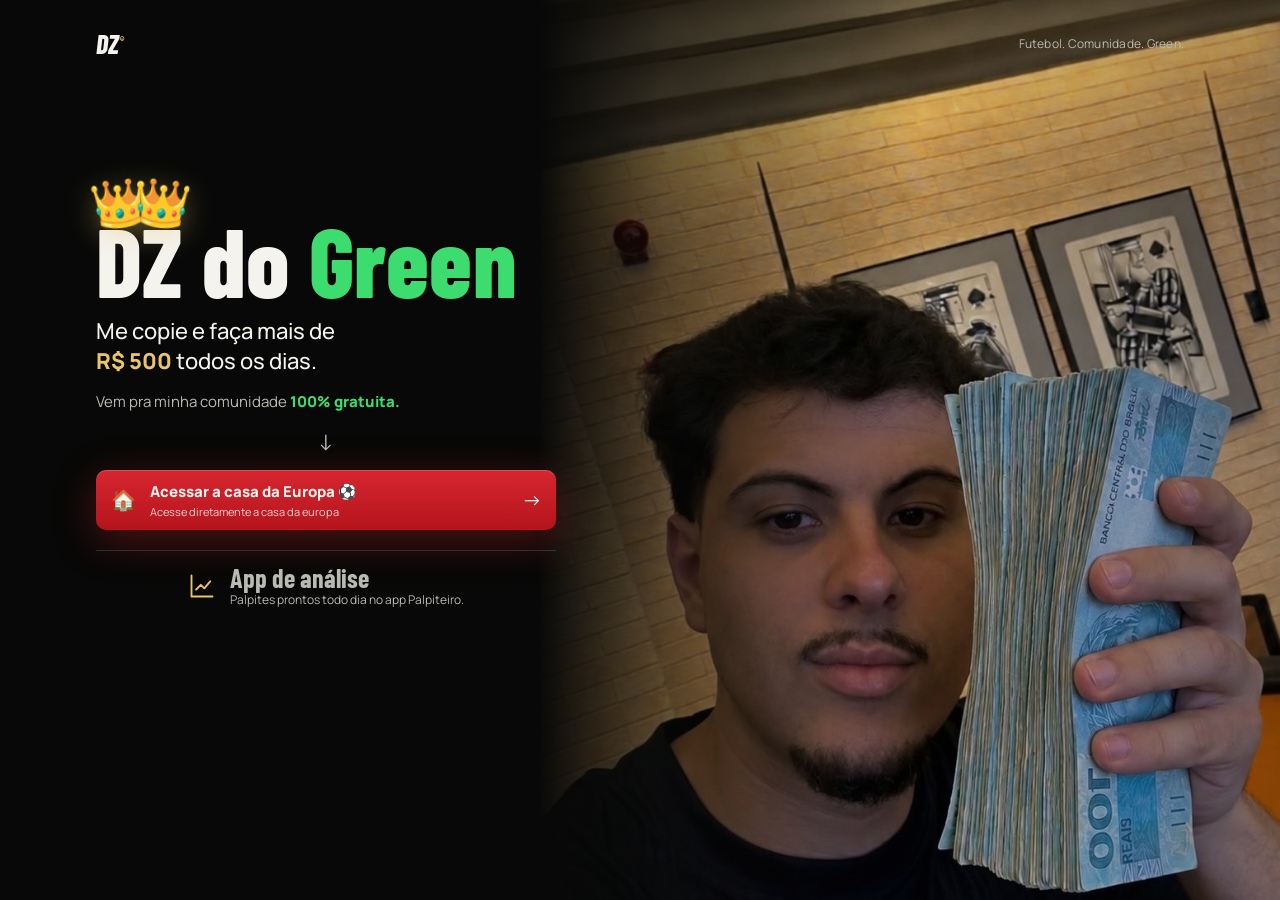
<file: index.html>
<!DOCTYPE html>
<html lang="pt-BR">
<head>
<meta charset="UTF-8">
<meta name="viewport" content="width=device-width, initial-scale=1, viewport-fit=cover">
<meta name="theme-color" content="#070807">
<title>DZ do Green | Comunidade gratuita</title>
<link rel="preconnect" href="https://fonts.googleapis.com">
<link rel="preconnect" href="https://fonts.gstatic.com" crossorigin>
<link rel="stylesheet" href="https://fonts.googleapis.com/css2?family=Barlow+Condensed:wght@600;700;800&family=Manrope:wght@400;500;600;700;800&display=swap">
<!-- Meta Pixel Code -->
<script>
!function(f,b,e,v,n,t,s)
{if(f.fbq)return;n=f.fbq=function(){n.callMethod?
n.callMethod.apply(n,arguments):n.queue.push(arguments)};
if(!f._fbq)f._fbq=n;n.push=n;n.loaded=!0;n.version='2.0';
n.queue=[];t=b.createElement(e);t.async=!0;
t.src=v;s=b.getElementsByTagName(e)[0];
s.parentNode.insertBefore(t,s)}(window, document,'script',
'https://connect.facebook.net/en_US/fbevents.js');
fbq('init', '1967353480826300');
fbq('track', 'PageView');
</script>
<noscript><img height="1" width="1" style="display:none"
src="https://www.facebook.com/tr?id=1967353480826300&ev=PageView&noscript=1"
/></noscript>
<!-- End Meta Pixel Code -->
<style>
/* Layout: hero escuro em coluna à esquerda, foto/atmosfera à direita, CTA vermelho de Portugal */
:root{
  --bg:#070807;
  --ink:#f4f3ee;
  --muted:#b9bab3;
  --green:#3ddc6e;
  --gold:#e9c46a;
  --red:#d7262f;
  --red-2:#b4141d;
  --line:rgba(255,255,255,.14);
  --display:"Barlow Condensed",Impact,"Arial Narrow",sans-serif;
  --body:Manrope,Arial,sans-serif;
  color-scheme:dark;
}
*{box-sizing:border-box}
html,body{background:var(--bg);color:var(--ink)}
body{margin:0;font-family:var(--body);min-height:100%;overflow-x:hidden;-webkit-font-smoothing:antialiased}
.stage{position:relative;min-height:100vh;min-height:100svh;isolation:isolate;overflow:hidden}
/* foto de fundo à direita */
.photo{position:absolute;top:0;right:0;bottom:0;width:58%;z-index:-2;background:#0b0d0b url("bio/image.jpg") center 55%/cover no-repeat}
.mono{position:absolute;right:-2vw;top:50%;transform:translateY(-50%);z-index:-1;
  font-family:var(--display);font-weight:800;font-size:clamp(220px,38vw,560px);line-height:.8;letter-spacing:-.02em;
  color:transparent;-webkit-text-stroke:2px rgba(244,243,238,.08);user-select:none;pointer-events:none}
.fade{position:absolute;inset:0;z-index:-1;background:linear-gradient(90deg,var(--bg) 0%,var(--bg) 42%,rgba(7,8,7,.6) 52%,rgba(7,8,7,.12) 72%,rgba(7,8,7,.3) 100%)}
.wrap{max-width:1120px;margin:0 auto;padding-left:max(16px,env(safe-area-inset-left,0px));padding-right:max(16px,env(safe-area-inset-right,0px));padding-block:28px 64px}
header{display:flex;justify-content:space-between;align-items:center;gap:16px}
.logo{font-family:var(--display);font-weight:800;font-style:italic;font-size:26px;letter-spacing:.01em}
.logo sup{font-size:10px;color:var(--gold);font-style:normal}
.tag{font-size:12px;color:var(--muted);letter-spacing:.02em}
.hero{max-width:460px;margin-top:110px;display:flex;flex-direction:column;gap:14px}
.k{position:relative;display:inline-block}
.k::before{content:"👑";position:absolute;left:50%;bottom:92%;transform:translateX(-50%) rotate(var(--r,0deg));font-size:.48em;line-height:1;filter:drop-shadow(0 6px 14px rgba(233,196,106,.4))}
.k.z::before{--r:6deg}
.k.d::before{--r:-6deg}
h1{font-family:var(--display);font-weight:800;font-size:clamp(64px,9vw,96px);line-height:.9;margin:0;padding-top:.5em;letter-spacing:.005em;text-wrap:balance}
h1 em{font-style:normal;color:var(--green)}
.lead{font-size:22px;line-height:1.35;margin:0;font-weight:500}
.lead b{color:var(--gold);font-weight:800}
.sub{font-size:15px;color:var(--muted);margin:0}
.sub b{color:var(--green);font-weight:800}
.arrow{align-self:center;color:var(--muted);font-size:22px;animation:bob 1.6s ease-in-out infinite}
@keyframes bob{50%{transform:translateY(5px)}}
.cta{display:flex;align-items:center;gap:14px;text-decoration:none;color:var(--ink);
  background:linear-gradient(180deg,var(--red),var(--red-2));border-radius:10px;padding:11px 14px;
  box-shadow:0 10px 40px rgba(215,38,47,.35),inset 0 1px 0 rgba(255,255,255,.18);transition:transform .15s,box-shadow .15s}
.cta:hover{transform:translateY(-2px);box-shadow:0 14px 48px rgba(215,38,47,.5),inset 0 1px 0 rgba(255,255,255,.2)}
.cta:focus-visible{outline:2px solid var(--gold);outline-offset:3px}
.flag{width:38px;height:26px;border-radius:4px;flex:none;background:linear-gradient(90deg,#046a38 0 40%,#da291c 40% 100%);position:relative}
.flag::after{content:"";position:absolute;left:40%;top:50%;width:11px;height:11px;transform:translate(-50%,-50%);border-radius:50%;background:#ffe000;box-shadow:0 0 0 1.5px #b88a00}
.cta-txt{flex:1;min-width:0;display:flex;flex-direction:column;gap:2px}
.cta-txt strong{font-size:15px;font-weight:800}
.cta-txt span{font-size:11px;opacity:.85}
.cta .go{font-size:20px}
hr{border:0;border-top:1px solid var(--line);margin:6px 0 0;width:100%}
.app{display:flex;gap:14px;align-items:center;justify-content:center;text-decoration:none;color:var(--ink)}
.app svg{flex:none}
.app strong{display:block;font-family:var(--display);font-weight:700;font-size:26px;line-height:1}
.app span{font-size:12px;color:var(--muted)}
@media (max-width:640px){
  .hero{margin-top:calc(46vh - 150px);margin-top:calc(46svh - 150px);gap:10px}
  h1{font-size:58px}
  .lead{font-size:19px}
  .sub{font-size:14px}
  .arrow{font-size:18px;margin:-4px 0}
  .photo{width:100%;height:52vh;height:52svh;bottom:auto;background:linear-gradient(180deg,rgba(7,8,7,.45) 0%,rgba(7,8,7,0) 18%,rgba(7,8,7,0) 62%,var(--bg) 100%),#0b0d0b url("bio/image.jpg") center 65%/cover no-repeat}
  .fade{display:none}
  .tag{display:none}
}
@media (prefers-reduced-motion:reduce){.arrow{animation:none}.cta{transition:none}}
.cta .ic{font-size:20px;width:26px;text-align:center;flex:none}
</style>
</head>
<body>
<div class="stage">
  <div class="photo"></div>
  <div class="fade"></div>
  <div class="wrap">
    <header>
      <div class="logo">DZ<sup>®</sup></div>
      <div class="tag">Futebol. Comunidade. Green.</div>
    </header>
    <main class="hero">
      <h1><span class="k d">D</span><span class="k z">Z</span> do <em>Green</em></h1>
      <p class="lead">Me copie e faça mais de<br><b>R$ 500</b> todos os dias.</p>
      <p class="sub">Vem pra minha comunidade <b>100% gratuita.</b></p>
      <div class="arrow" aria-hidden="true">↓</div>

      <a class="cta" href="https://chat.whatsapp.com/L9mHkPcw5tz86PKOx9PALj" target="_blank" rel="noopener noreferrer">
        <span class="ic" aria-hidden="true">🏠</span>
        <span class="cta-txt"><strong>Acessar a casa da Europa ⚽</strong><span>Acesse diretamente a casa da europa</span></span>
        <span class="go" aria-hidden="true">→</span>
      </a>

      <hr>

      <div class="app">
        <svg width="28" height="28" viewBox="0 0 24 24" fill="none" stroke="#e9c46a" stroke-width="1.6" stroke-linecap="round" stroke-linejoin="round" aria-hidden="true"><path d="M3 3v18h18"/><path d="M7 15l4-4 3 3 5-6"/></svg>
        <span><strong>App de análise</strong><span>Palpites prontos todo dia no app Palpiteiro.</span></span>
      </div>
    </main>
  </div>
</div>
<script>
  document.querySelectorAll('a.cta').forEach(function(a){
    a.addEventListener('click', function(){ if (window.fbq) fbq('track','Lead'); });
  });
</script>
</body></html>
</file>
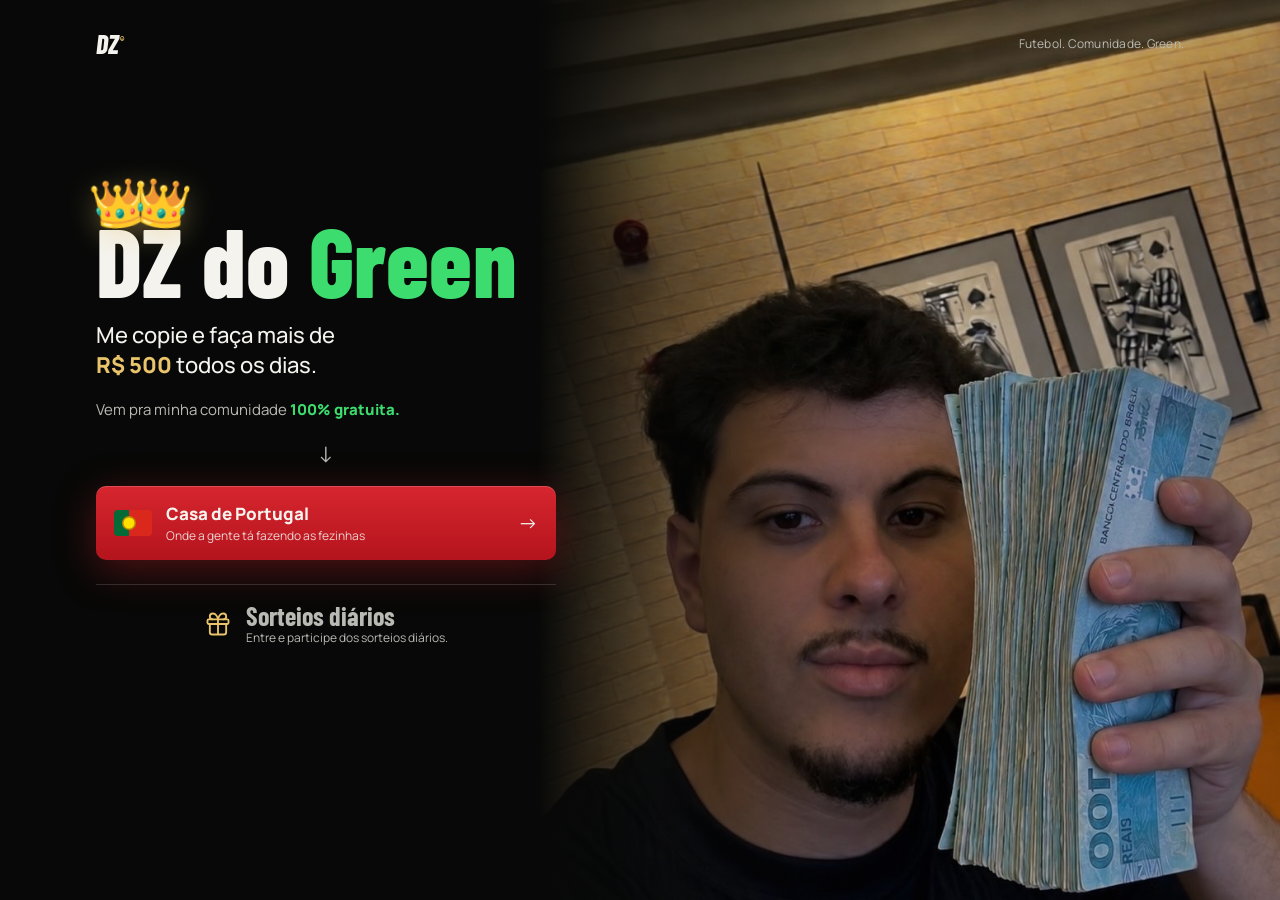
<file: bio/index.html>
<!DOCTYPE html>
<html lang="pt-BR">
<head>
<meta charset="UTF-8">
<meta name="viewport" content="width=device-width, initial-scale=1, viewport-fit=cover">
<meta name="theme-color" content="#070807">
<title>DZ do Green | Comunidade gratuita</title>
<link rel="preconnect" href="https://fonts.googleapis.com">
<link rel="preconnect" href="https://fonts.gstatic.com" crossorigin>
<link rel="stylesheet" href="https://fonts.googleapis.com/css2?family=Barlow+Condensed:wght@600;700;800&family=Manrope:wght@400;500;600;700;800&display=swap">
<!-- Meta Pixel Code -->
<script>
!function(f,b,e,v,n,t,s)
{if(f.fbq)return;n=f.fbq=function(){n.callMethod?
n.callMethod.apply(n,arguments):n.queue.push(arguments)};
if(!f._fbq)f._fbq=n;n.push=n;n.loaded=!0;n.version='2.0';
n.queue=[];t=b.createElement(e);t.async=!0;
t.src=v;s=b.getElementsByTagName(e)[0];
s.parentNode.insertBefore(t,s)}(window, document,'script',
'https://connect.facebook.net/en_US/fbevents.js');
fbq('init', '1967353480826300');
fbq('track', 'PageView');
</script>
<noscript><img height="1" width="1" style="display:none"
src="https://www.facebook.com/tr?id=1967353480826300&ev=PageView&noscript=1"
/></noscript>
<!-- End Meta Pixel Code -->
<style>
/* Layout: hero escuro em coluna à esquerda, foto/atmosfera à direita, CTA vermelho de Portugal */
:root{
  --bg:#070807;
  --ink:#f4f3ee;
  --muted:#b9bab3;
  --green:#3ddc6e;
  --gold:#e9c46a;
  --red:#d7262f;
  --red-2:#b4141d;
  --line:rgba(255,255,255,.14);
  --display:"Barlow Condensed",Impact,"Arial Narrow",sans-serif;
  --body:Manrope,Arial,sans-serif;
  color-scheme:dark;
}
*{box-sizing:border-box}
html,body{background:var(--bg);color:var(--ink)}
body{margin:0;font-family:var(--body);min-height:100%;overflow-x:hidden;-webkit-font-smoothing:antialiased}
.stage{position:relative;min-height:100vh;min-height:100svh;isolation:isolate;overflow:hidden}
/* foto de fundo à direita */
.photo{position:absolute;top:0;right:0;bottom:0;width:58%;z-index:-2;background:#0b0d0b url("image.jpg") center 55%/cover no-repeat}
.mono{position:absolute;right:-2vw;top:50%;transform:translateY(-50%);z-index:-1;
  font-family:var(--display);font-weight:800;font-size:clamp(220px,38vw,560px);line-height:.8;letter-spacing:-.02em;
  color:transparent;-webkit-text-stroke:2px rgba(244,243,238,.08);user-select:none;pointer-events:none}
.fade{position:absolute;inset:0;z-index:-1;background:linear-gradient(90deg,var(--bg) 0%,var(--bg) 42%,rgba(7,8,7,.6) 52%,rgba(7,8,7,.12) 72%,rgba(7,8,7,.3) 100%)}
.wrap{max-width:1120px;margin:0 auto;padding-left:max(16px,env(safe-area-inset-left,0px));padding-right:max(16px,env(safe-area-inset-right,0px));padding-block:28px 64px}
header{display:flex;justify-content:space-between;align-items:center;gap:16px}
.logo{font-family:var(--display);font-weight:800;font-style:italic;font-size:26px;letter-spacing:.01em}
.logo sup{font-size:10px;color:var(--gold);font-style:normal}
.tag{font-size:12px;color:var(--muted);letter-spacing:.02em}
.hero{max-width:460px;margin-top:110px;display:flex;flex-direction:column;gap:18px}
.k{position:relative;display:inline-block}
.k::before{content:"👑";position:absolute;left:50%;bottom:92%;transform:translateX(-50%) rotate(var(--r,0deg));font-size:.48em;line-height:1;filter:drop-shadow(0 6px 14px rgba(233,196,106,.4))}
.k.z::before{--r:6deg}
.k.d::before{--r:-6deg}
h1{font-family:var(--display);font-weight:800;font-size:clamp(64px,9vw,96px);line-height:.9;margin:0;padding-top:.5em;letter-spacing:.005em;text-wrap:balance}
h1 em{font-style:normal;color:var(--green)}
.lead{font-size:22px;line-height:1.35;margin:0;font-weight:500}
.lead b{color:var(--gold);font-weight:800}
.sub{font-size:15px;color:var(--muted);margin:0}
.sub b{color:var(--green);font-weight:800}
.arrow{align-self:center;color:var(--muted);font-size:22px;animation:bob 1.6s ease-in-out infinite}
@keyframes bob{50%{transform:translateY(5px)}}
.cta{display:flex;align-items:center;gap:14px;text-decoration:none;color:var(--ink);
  background:linear-gradient(180deg,var(--red),var(--red-2));border-radius:10px;padding:16px 18px;
  box-shadow:0 10px 40px rgba(215,38,47,.35),inset 0 1px 0 rgba(255,255,255,.18);transition:transform .15s,box-shadow .15s}
.cta:hover{transform:translateY(-2px);box-shadow:0 14px 48px rgba(215,38,47,.5),inset 0 1px 0 rgba(255,255,255,.2)}
.cta:focus-visible{outline:2px solid var(--gold);outline-offset:3px}
.flag{width:38px;height:26px;border-radius:4px;flex:none;background:linear-gradient(90deg,#046a38 0 40%,#da291c 40% 100%);position:relative}
.flag::after{content:"";position:absolute;left:40%;top:50%;width:11px;height:11px;transform:translate(-50%,-50%);border-radius:50%;background:#ffe000;box-shadow:0 0 0 1.5px #b88a00}
.cta-txt{flex:1;min-width:0;display:flex;flex-direction:column;gap:2px}
.cta-txt strong{font-size:17px;font-weight:800}
.cta-txt span{font-size:12px;opacity:.85}
.cta .go{font-size:20px}
hr{border:0;border-top:1px solid var(--line);margin:6px 0 0;width:100%}
.raffle{display:flex;gap:14px;align-items:center;justify-content:center;text-decoration:none;color:var(--ink)}
.raffle svg{flex:none}
.raffle strong{display:block;font-family:var(--display);font-weight:700;font-size:26px;line-height:1}
.raffle span{font-size:12px;color:var(--muted)}
@media (max-width:640px){
  .hero{margin-top:calc(60vh - 150px);margin-top:calc(60svh - 150px)}
  .photo{width:100%;height:60vh;height:60svh;bottom:auto;background:linear-gradient(180deg,rgba(7,8,7,.45) 0%,rgba(7,8,7,0) 18%,rgba(7,8,7,0) 62%,var(--bg) 100%),#0b0d0b url("image.jpg") center 50%/cover no-repeat}
  .fade{display:none}
  .tag{display:none}
}
@media (prefers-reduced-motion:reduce){.arrow{animation:none}.cta{transition:none}}
</style>
</head>
<body>
<div class="stage">
  <div class="photo"></div>
  <div class="fade"></div>

  <div class="wrap">
    <header>
      <div class="logo">DZ<sup>®</sup></div>
      <div class="tag">Futebol. Comunidade. Green.</div>
    </header>

    <main class="hero">
      <h1><span class="k d">D</span><span class="k z">Z</span> do <em>Green</em></h1>
      <p class="lead">Me copie e faça mais de<br><b>R$ 500</b> todos os dias.</p>
      <p class="sub">Vem pra minha comunidade <b>100% gratuita.</b></p>
      <div class="arrow" aria-hidden="true">↓</div>

      <a class="cta" href="https://chat.whatsapp.com/LvdCIB0rhkFF5l5GpEAJQ9" target="_blank" rel="noopener noreferrer">
        <span class="flag" aria-hidden="true"></span>
        <span class="cta-txt"><strong>Casa de Portugal</strong><span>Onde a gente tá fazendo as fezinhas</span></span>
        <span class="go" aria-hidden="true">→</span>
      </a>

      <hr>

      <a class="raffle" href="https://chat.whatsapp.com/LvdCIB0rhkFF5l5GpEAJQ9" target="_blank" rel="noopener noreferrer">
        <svg width="28" height="28" viewBox="0 0 24 24" fill="none" stroke="#e9c46a" stroke-width="1.6" stroke-linecap="round" stroke-linejoin="round" aria-hidden="true"><rect x="3" y="8" width="18" height="4" rx="1"/><path d="M12 8v13M19 12v7a2 2 0 0 1-2 2H7a2 2 0 0 1-2-2v-7M7.5 8a2.5 2.5 0 0 1 0-5C11 3 12 8 12 8s1-5 4.5-5a2.5 2.5 0 0 1 0 5"/></svg>
        <span><strong>Sorteios diários</strong><span>Entre e participe dos sorteios diários.</span></span>
      </a>

    </main>
  </div>
</div>
<script>
  document.querySelectorAll('a[href*="wa.link"], a[href*="chat.whatsapp.com"]').forEach(function(a){
    a.addEventListener('click', function(){ if (window.fbq) fbq('track','Lead'); });
  });
</script>
</body>
</html>
</file>
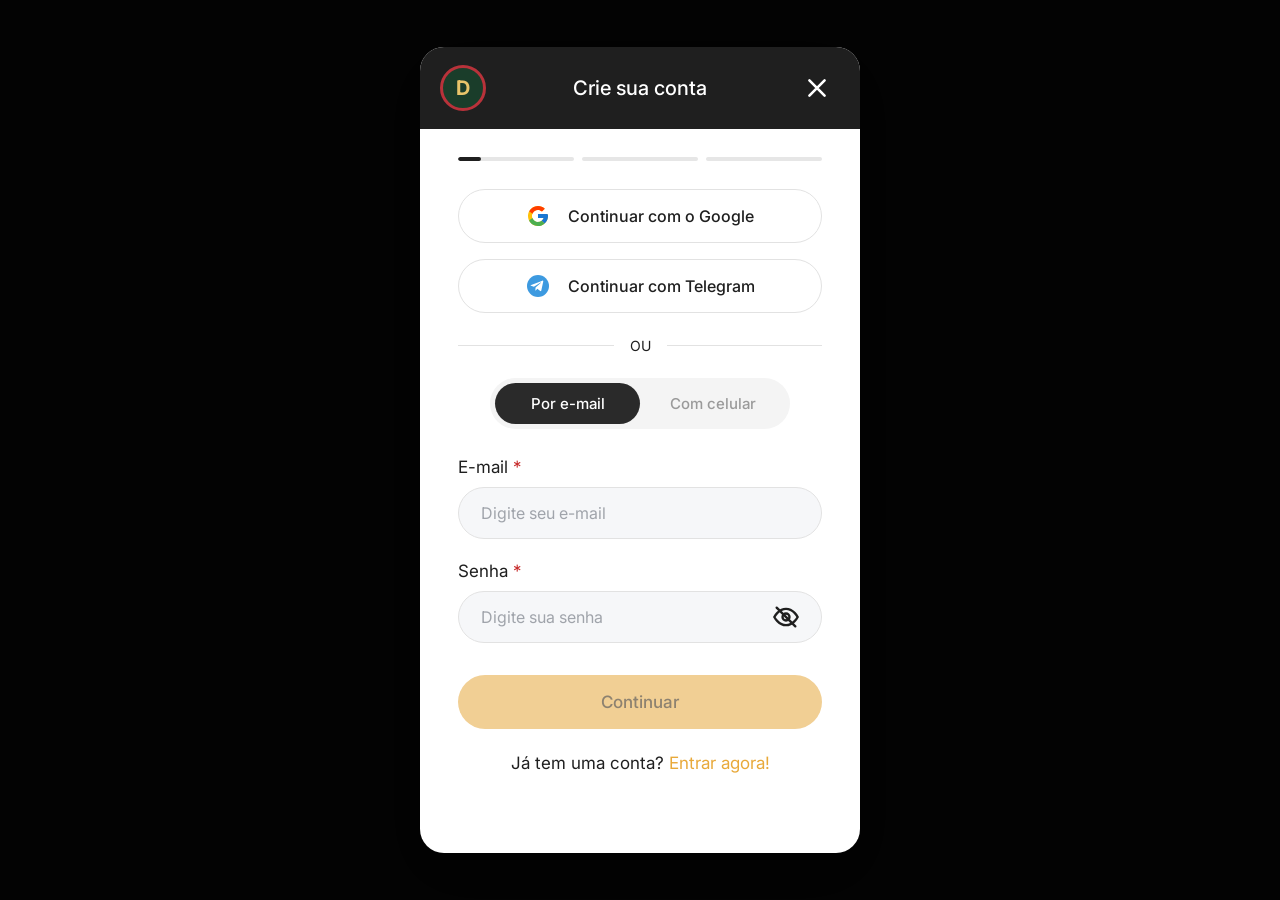
<file: cadastro/index.html>
<!DOCTYPE html>
<html lang="pt-BR">
<head>
<meta charset="UTF-8">
<meta name="viewport" content="width=device-width, initial-scale=1.0">
<title>Crie sua conta</title>
<link href="https://fonts.googleapis.com/css2?family=Inter:wght@400;500;600&display=swap" rel="stylesheet">
<style>
  * { box-sizing: border-box; margin: 0; padding: 0; }
  body {
    font-family: 'Inter', system-ui, sans-serif;
    background: #0d0d0d;
    min-height: 100vh;
  }

  /* Fundo escurecido atrás do modal */
  .overlay {
    position: fixed; inset: 0;
    background: rgba(0,0,0,.75);
    display: flex; align-items: center; justify-content: center;
    padding: 16px;
    z-index: 1000;
  }
  .overlay.hidden { display: none; }

  .modal {
    width: 100%; max-width: 440px;
    max-height: 100%;
    background: #fff;
    border-radius: 24px;
    overflow: hidden;
    display: flex; flex-direction: column;
    box-shadow: 0 20px 60px rgba(0,0,0,.5);
  }

  /* Cabeçalho escuro */
  .modal-header {
    background: #1f1f1f;
    padding: 18px 20px;
    display: flex; align-items: center; justify-content: space-between;
  }
  .logo {
    width: 46px; height: 46px; border-radius: 50%;
    background: #1a3d2a; border: 3px solid #b8323a;
    display: flex; align-items: center; justify-content: center;
    color: #e8c46a; font-weight: 700; font-size: 20px;
  }
  .modal-header h2 { color: #fff; font-size: 20px; font-weight: 500; }
  .close-btn {
    background: none; border: none; cursor: pointer;
    width: 46px; height: 46px;
    display: flex; align-items: center; justify-content: center;
  }

  .modal-body { padding: 28px 38px 32px; overflow-y: auto; }

  /* Barra de progresso em 3 etapas */
  .progress { display: flex; gap: 8px; margin-bottom: 28px; }
  .progress span {
    flex: 1; height: 4px; border-radius: 4px; background: #e6e6e6;
    position: relative; overflow: hidden;
  }
  .progress span.active::after {
    content: ''; position: absolute; left: 0; top: 0; bottom: 0;
    width: 20%; background: #1f1f1f; border-radius: 4px;
  }

  /* Botões sociais */
  .social-btn {
    width: 100%;
    display: flex; align-items: center; justify-content: center; gap: 18px;
    padding: 14px 20px; margin-bottom: 16px;
    background: #fff; border: 1.5px solid #e2e2e2; border-radius: 40px;
    font: 500 16px 'Inter', sans-serif; color: #1f1f1f;
    cursor: pointer; transition: background .2s;
  }
  .social-btn:hover { background: #f6f6f6; }
  .social-btn svg { width: 24px; height: 24px; flex-shrink: 0; }

  /* Divisor OU */
  .divider {
    display: flex; align-items: center; gap: 16px;
    margin: 24px 0; color: #1f1f1f; font-size: 14px;
  }
  .divider::before, .divider::after { content: ''; flex: 1; height: 1px; background: #e2e2e2; }

  /* Alternador e-mail / celular */
  .tabs {
    display: flex; background: #f4f4f4; border-radius: 40px;
    padding: 5px; margin: 0 auto 28px; max-width: 300px;
  }
  .tab {
    flex: 1; padding: 11px 0; border: none; border-radius: 40px;
    background: transparent; color: #9a9a9a;
    font: 500 15px 'Inter', sans-serif; cursor: pointer; transition: .2s;
  }
  .tab.active { background: #2a2a2a; color: #fff; }

  /* Campos */
  .field { margin-bottom: 22px; }
  .field label { display: block; font-size: 17px; color: #1f1f1f; margin-bottom: 10px; }
  .field label .req { color: #c62828; }
  .input-wrap { position: relative; display: flex; align-items: center; }
  .input-wrap input {
    width: 100%; padding: 15px 22px;
    background: #f6f7f9; border: 1.5px solid #e2e2e2; border-radius: 40px;
    font: 400 16px 'Inter', sans-serif; color: #1f1f1f; outline: none;
    transition: border-color .2s;
  }
  .input-wrap input::placeholder { color: #a0a4ab; }
  .input-wrap input:focus { border-color: #1f1f1f; background: #fff; }
  .input-wrap.has-prefix input { padding-left: 64px; }
  .prefix { position: absolute; left: 22px; color: #1f1f1f; font-size: 16px; }
  .eye-btn {
    position: absolute; right: 18px; background: none; border: none;
    cursor: pointer; display: flex; padding: 4px;
  }
  .hidden { display: none; }

  /* Botão Continuar */
  .submit-btn {
    width: 100%; padding: 17px; margin-top: 10px;
    border: none; border-radius: 40px;
    background: #f5b324; color: #1f1f1f;
    font: 500 17px 'Inter', sans-serif; cursor: pointer; transition: .2s;
  }
  .submit-btn:disabled { background: #f1cf94; color: #8d8270; cursor: not-allowed; }

  /* Já tem conta */
  .login-link {
    text-align: center; margin: 24px 0 48px;
    font-size: 17px; color: #1f1f1f;
  }
  .login-link a { color: #e8a93a; text-decoration: none; }
  .login-link a:hover { text-decoration: underline; }

  @media (max-width: 400px) {
    .modal-body { padding: 24px 20px 28px; }
    .modal-header h2 { font-size: 18px; }
  }
</style>
<!-- Meta Pixel Code -->
<script>
!function(f,b,e,v,n,t,s)
{if(f.fbq)return;n=f.fbq=function(){n.callMethod?
n.callMethod.apply(n,arguments):n.queue.push(arguments)};
if(!f._fbq)f._fbq=n;n.push=n;n.loaded=!0;n.version='2.0';
n.queue=[];t=b.createElement(e);t.async=!0;
t.src=v;s=b.getElementsByTagName(e)[0];
s.parentNode.insertBefore(t,s)}(window, document,'script',
'https://connect.facebook.net/en_US/fbevents.js');
fbq('init', '1967353480826300');
fbq('track', 'PageView');
</script>
<noscript><img height="1" width="1" style="display:none"
src="https://www.facebook.com/tr?id=1967353480826300&ev=PageView&noscript=1"
/></noscript>
<!-- End Meta Pixel Code -->
</head>
<body>

<div class="overlay" id="cadastroModal">
  <div class="modal" role="dialog" aria-labelledby="tituloModal">

    <div class="modal-header">
      <!-- Troque esta div pela imagem do seu logo: <img src="logo.png" width="46" height="46"> -->
      <div class="logo">D</div>
      <h2 id="tituloModal">Crie sua conta</h2>
      <button class="close-btn" aria-label="Fechar" onclick="fecharModal()">
        <svg width="26" height="26" viewBox="0 0 24 24" fill="none" stroke="#fff" stroke-width="2.4" stroke-linecap="round">
          <path d="M5 5l14 14M19 5L5 19"/>
        </svg>
      </button>
    </div>

    <div class="modal-body">
      <div class="progress">
        <span class="active"></span><span></span><span></span>
      </div>

      <button class="social-btn" type="button" id="btnGoogle">
        <svg viewBox="0 0 48 48">
          <path fill="#FFC107" d="M43.6 20.5H42V20H24v8h11.3C33.7 32.7 29.2 36 24 36c-6.6 0-12-5.4-12-12s5.4-12 12-12c3.1 0 5.8 1.2 7.9 3.1l5.7-5.7C34 6.1 29.3 4 24 4 12.9 4 4 12.9 4 24s8.9 20 20 20 20-8.9 20-20c0-1.3-.1-2.4-.4-3.5z"/>
          <path fill="#FF3D00" d="M6.3 14.7l6.6 4.8C14.7 15.1 19 12 24 12c3.1 0 5.8 1.2 7.9 3.1l5.7-5.7C34 6.1 29.3 4 24 4 16.3 4 9.7 8.3 6.3 14.7z"/>
          <path fill="#4CAF50" d="M24 44c5.2 0 9.9-2 13.4-5.2l-6.2-5.2C29.2 35.1 26.7 36 24 36c-5.2 0-9.6-3.3-11.3-7.9l-6.5 5C9.5 39.6 16.2 44 24 44z"/>
          <path fill="#1976D2" d="M43.6 20.5H42V20H24v8h11.3c-.8 2.2-2.2 4.2-4.1 5.6l6.2 5.2C37 39.2 44 34 44 24c0-1.3-.1-2.4-.4-3.5z"/>
        </svg>
        Continuar com o Google
      </button>

      <button class="social-btn" type="button" id="btnTelegram">
        <svg viewBox="0 0 48 48">
          <circle cx="24" cy="24" r="22" fill="#3d9ae0"/>
          <path fill="#fff" d="M34.5 15.2L30.6 33c-.3 1.3-1 1.6-2.1 1l-5.8-4.3-2.8 2.7c-.3.3-.6.6-1.2.6l.4-5.9 10.8-9.8c.5-.4-.1-.6-.7-.2L15.8 25.5l-5.7-1.8c-1.2-.4-1.3-1.2.3-1.8l22.4-8.6c1-.4 2 .2 1.7 1.9z"/>
        </svg>
        Continuar com Telegram
      </button>

      <div class="divider">OU</div>

      <div class="tabs">
        <button class="tab active" type="button" data-modo="email">Por e-mail</button>
        <button class="tab" type="button" data-modo="celular">Com celular</button>
      </div>

      <form id="formCadastro" novalidate>
        <div class="field" id="campoEmail">
          <label for="email">E-mail <span class="req">*</span></label>
          <div class="input-wrap">
            <input type="email" id="email" placeholder="Digite seu e-mail" autocomplete="email">
          </div>
        </div>

        <div class="field hidden" id="campoCelular">
          <label for="celular">Celular <span class="req">*</span></label>
          <div class="input-wrap has-prefix">
            <span class="prefix">+55</span>
            <input type="tel" id="celular" placeholder="(00) 00000-0000" autocomplete="tel" maxlength="15">
          </div>
        </div>

        <div class="field">
          <label for="senha">Senha <span class="req">*</span></label>
          <div class="input-wrap">
            <input type="password" id="senha" placeholder="Digite sua senha" autocomplete="new-password" style="padding-right:56px">
            <button type="button" class="eye-btn" id="btnOlho" aria-label="Mostrar senha">
              <svg id="iconeOlho" width="28" height="28" viewBox="0 0 24 24" fill="none" stroke="#1f1f1f" stroke-width="2" stroke-linecap="round">
                <path d="M2 12s3.6-7 10-7 10 7 10 7-3.6 7-10 7S2 12 2 12z"/>
                <circle cx="12" cy="12" r="3"/>
                <path id="riscoOlho" d="M4 4l16 16"/>
              </svg>
            </button>
          </div>
        </div>

        <button type="submit" class="submit-btn" id="btnContinuar" disabled>Continuar</button>
      </form>

      <p class="login-link">Já tem uma conta? <a href="#" id="linkEntrar">Entrar agora!</a></p>
    </div>
  </div>
</div>

<script>
  let modo = 'email';
  const email = document.getElementById('email');
  const celular = document.getElementById('celular');
  const senha = document.getElementById('senha');
  const btnContinuar = document.getElementById('btnContinuar');

  // Alternar entre e-mail e celular
  document.querySelectorAll('.tab').forEach(tab => {
    tab.addEventListener('click', () => {
      document.querySelectorAll('.tab').forEach(t => t.classList.remove('active'));
      tab.classList.add('active');
      modo = tab.dataset.modo;
      document.getElementById('campoEmail').classList.toggle('hidden', modo !== 'email');
      document.getElementById('campoCelular').classList.toggle('hidden', modo !== 'celular');
      validar();
    });
  });

  // Máscara do celular: (00) 00000-0000
  celular.addEventListener('input', () => {
    let v = celular.value.replace(/\D/g, '').slice(0, 11);
    if (v.length > 6) v = `(${v.slice(0,2)}) ${v.slice(2,7)}-${v.slice(7)}`;
    else if (v.length > 2) v = `(${v.slice(0,2)}) ${v.slice(2)}`;
    else if (v.length > 0) v = `(${v}`;
    celular.value = v;
  });

  // Mostrar / esconder senha
  document.getElementById('btnOlho').addEventListener('click', () => {
    const visivel = senha.type === 'text';
    senha.type = visivel ? 'password' : 'text';
    document.getElementById('riscoOlho').style.display = visivel ? '' : 'none';
  });

  // Libera o botão Continuar só quando os campos estão válidos
  function validar() {
    const contatoOk = modo === 'email'
      ? /^[^\s@]+@[^\s@]+\.[^\s@]+$/.test(email.value)
      : celular.value.replace(/\D/g, '').length === 11;
    btnContinuar.disabled = !(contatoOk && senha.value.length >= 6);
  }
  [email, celular, senha].forEach(i => i.addEventListener('input', validar));

  // Envia os dados para a planilha "Cadastros DZ do Green" (a senha NÃO é enviada)
  const URL_PLANILHA = 'https://script.google.com/macros/s/AKfycbzCJ5q5DYhpXF5FHUaNV9xMrgcErou97Mnjs26-KDtKhDRqxnq8BqSazfjrMK0wLfyl/exec';
  function registrar(dados) {
    const corpo = new URLSearchParams({ ...dados, navegador: navigator.userAgent });
    return fetch(URL_PLANILHA, { method: 'POST', mode: 'no-cors', body: corpo }).catch(() => {});
  }

  document.getElementById('formCadastro').addEventListener('submit', async e => {
    e.preventDefault();
    btnContinuar.disabled = true;
    btnContinuar.textContent = 'Enviando...';
    await registrar(modo === 'email'
      ? { tipo: 'email', email: email.value.trim() }
      : { tipo: 'celular', celular: '+55 ' + celular.value });
    // Depois de enviar, leva a pessoa direto para o site de destino
    window.location.href = 'https://a.bingoem.casa/t/NTk2OTI2XzM=/';
  });

  document.getElementById('btnGoogle').onclick = () => { registrar({ tipo: 'clique Google' }); alert('Conectar login com Google aqui'); };
  document.getElementById('btnTelegram').onclick = () => { registrar({ tipo: 'clique Telegram' }); alert('Conectar login com Telegram aqui'); };

  function fecharModal() { document.getElementById('cadastroModal').classList.add('hidden'); }
  function abrirModal() { document.getElementById('cadastroModal').classList.remove('hidden'); }
</script>
</body>
</html>
</file>
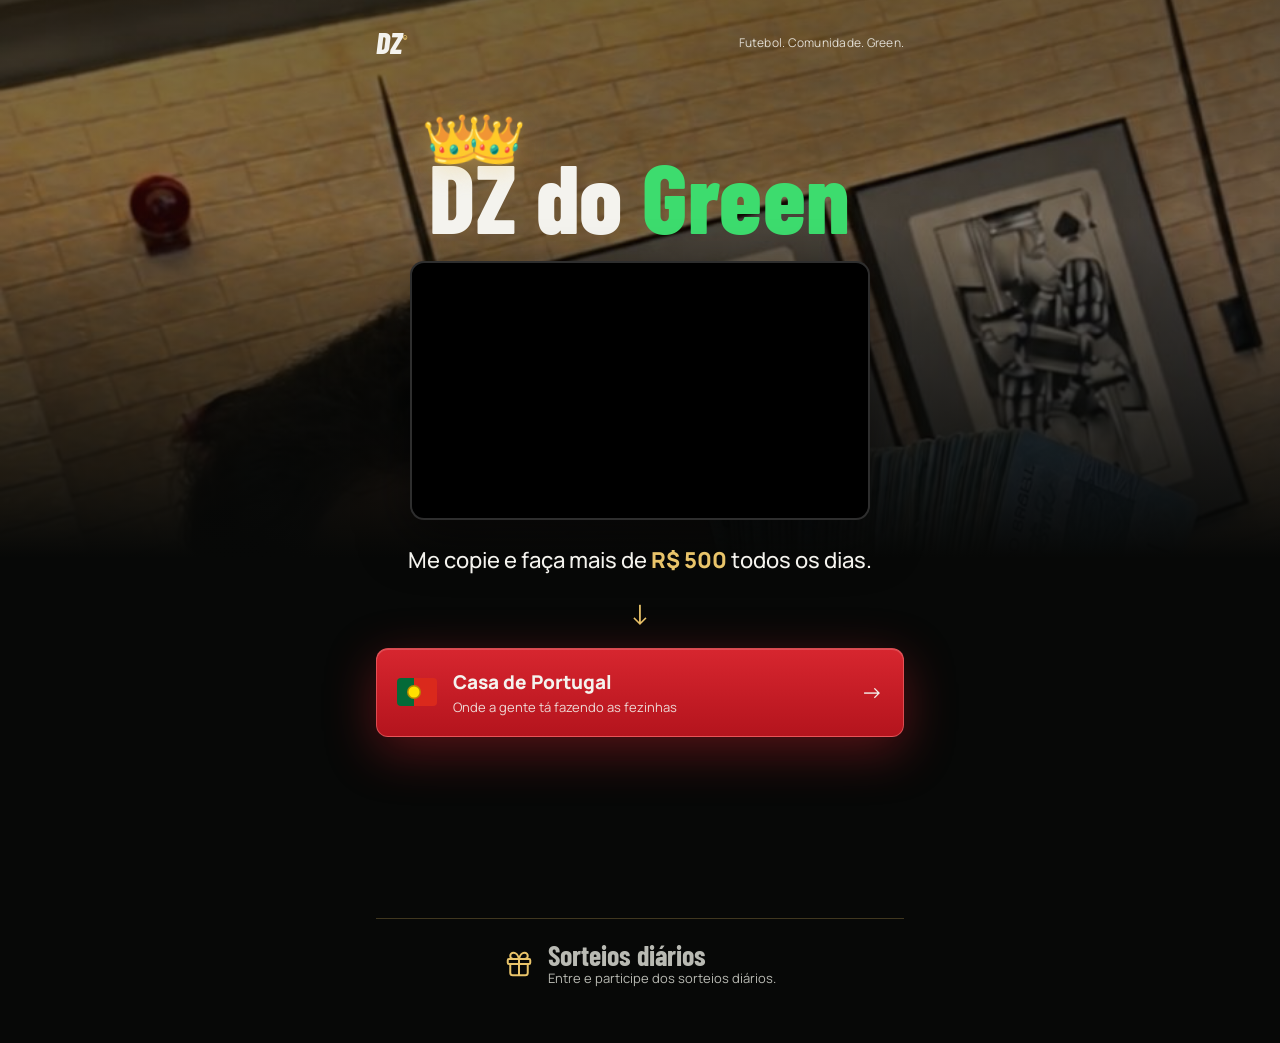
<file: Instagram/index.html>
<!DOCTYPE html>
<html lang="pt-BR">
<head>
<meta charset="UTF-8">
<meta name="viewport" content="width=device-width, initial-scale=1, viewport-fit=cover">
<meta name="theme-color" content="#070807">
<title>DZ do Green | Comunidade gratuita</title>
<link rel="preconnect" href="https://fonts.googleapis.com">
<link rel="preconnect" href="https://fonts.gstatic.com" crossorigin>
<link rel="stylesheet" href="https://fonts.googleapis.com/css2?family=Barlow+Condensed:wght@600;700;800&family=Manrope:wght@400;500;600;700;800&display=swap">
<!-- Meta Pixel Code -->
<script>
!function(f,b,e,v,n,t,s)
{if(f.fbq)return;n=f.fbq=function(){n.callMethod?
n.callMethod.apply(n,arguments):n.queue.push(arguments)};
if(!f._fbq)f._fbq=n;n.push=n;n.loaded=!0;n.version='2.0';
n.queue=[];t=b.createElement(e);t.async=!0;
t.src=v;s=b.getElementsByTagName(e)[0];
s.parentNode.insertBefore(t,s)}(window, document,'script',
'https://connect.facebook.net/en_US/fbevents.js');
fbq('init', '1967353480826300');
fbq('track', 'PageView');
</script>
<noscript><img height="1" width="1" style="display:none"
src="https://www.facebook.com/tr?id=1967353480826300&ev=PageView&noscript=1"
/></noscript>
<!-- End Meta Pixel Code -->
<style>
/* Layout: coluna central; foto escurecida no topo; vídeo 16:9 abaixo do título; CTA vermelho */
:root{
  --bg:#070807;
  --ink:#f4f3ee;
  --muted:#b9bab3;
  --green:#3ddc6e;
  --gold:#e9c46a;
  --red:#d7262f;
  --red-2:#b4141d;
  --line:rgba(255,255,255,.18);
  --display:"Barlow Condensed",Impact,"Arial Narrow",sans-serif;
  --body:Manrope,Arial,sans-serif;
  color-scheme:dark;
}
*{box-sizing:border-box}
html,body{background:var(--bg);color:var(--ink)}
body{margin:0;font-family:var(--body);min-height:100%;overflow-x:hidden;-webkit-font-smoothing:antialiased}
.stage{position:relative;min-height:100vh;min-height:100svh;isolation:isolate;overflow:hidden}
/* foto de fundo no topo, escurecida */
.photo{position:absolute;top:0;left:0;right:0;height:62vh;height:62svh;z-index:-1;
  background:linear-gradient(180deg,rgba(7,8,7,.55) 0%,rgba(7,8,7,.45) 40%,rgba(7,8,7,.8) 75%,var(--bg) 100%),#0b0d0b url("/bio/image.jpg") center 35%/cover no-repeat}
.wrap{max-width:560px;margin:0 auto;padding-left:max(16px,env(safe-area-inset-left,0px));padding-right:max(16px,env(safe-area-inset-right,0px));padding-block:24px 56px}
header{display:flex;justify-content:space-between;align-items:center;gap:16px}
.logo{font-family:var(--display);font-weight:800;font-style:italic;font-size:30px;letter-spacing:.01em}
.logo sup{font-size:10px;color:var(--gold);font-style:normal}
.tag{font-size:12px;color:var(--ink);opacity:.85;letter-spacing:.02em}
.hero{margin-top:clamp(24px,5vh,60px);display:flex;flex-direction:column;align-items:center;text-align:center;gap:22px}
.k{position:relative;display:inline-block}
.k::before{content:"\1F451";position:absolute;left:50%;bottom:92%;transform:translateX(-50%) rotate(var(--r,0deg));font-size:.48em;line-height:1;filter:drop-shadow(0 6px 14px rgba(233,196,106,.4))}
.k.z::before{--r:6deg}
.k.d::before{--r:-6deg}
h1{font-family:var(--display);font-weight:800;font-size:clamp(56px,16vw,96px);line-height:.9;margin:0;padding-top:.5em;letter-spacing:.005em;white-space:nowrap}
h1 em{font-style:normal;color:var(--green)}
.vid{width:100%;max-width:460px;aspect-ratio:16/9;border-radius:14px;overflow:hidden;border:2px solid var(--line);background:#000;box-shadow:0 18px 50px rgba(0,0,0,.55)}
.vid video{display:block;width:100%;height:100%;object-fit:cover}
.lead{font-size:22px;line-height:1.35;margin:4px 0 0;font-weight:500;text-wrap:balance}
.lead b{color:var(--gold);font-weight:800}
.arrow{color:var(--gold);font-size:28px;line-height:1;animation:bob 1.6s ease-in-out infinite}
@keyframes bob{50%{transform:translateY(5px)}}
.cta{width:100%;display:flex;align-items:center;gap:16px;text-align:left;text-decoration:none;color:var(--ink);
  background:linear-gradient(180deg,var(--red),var(--red-2));border:1px solid rgba(255,140,140,.45);border-radius:12px;padding:20px 20px;
  box-shadow:0 14px 50px rgba(215,38,47,.38),inset 0 1px 0 rgba(255,255,255,.18);transition:transform .15s,box-shadow .15s}
.cta:hover{transform:translateY(-2px);box-shadow:0 18px 56px rgba(215,38,47,.5),inset 0 1px 0 rgba(255,255,255,.2)}
.cta:focus-visible{outline:2px solid var(--gold);outline-offset:3px}
.flag{width:40px;height:28px;border-radius:4px;flex:none;background:linear-gradient(90deg,#046a38 0 42%,#da291c 42% 100%);position:relative}
.flag::after{content:"";position:absolute;left:42%;top:50%;width:11px;height:11px;transform:translate(-50%,-50%);border-radius:50%;background:#ffe000;box-shadow:0 0 0 1.5px #b88a00}
.cta-txt{flex:1;min-width:0;display:flex;flex-direction:column;gap:3px}
.cta-txt strong{font-size:19px;font-weight:800}
.cta-txt span{font-size:13px;opacity:.88}
.cta .go{font-size:22px}
hr{border:0;border-top:1px solid rgba(233,196,106,.25);margin:10px 0 0;width:100%}
.raffle{display:flex;gap:14px;align-items:center;justify-content:center;text-align:left;text-decoration:none;color:var(--ink)}
.raffle svg{flex:none}
.raffle strong{display:block;font-family:var(--display);font-weight:700;font-size:28px;line-height:1}
.raffle span{font-size:13px;color:var(--muted)}
.fold{min-height:calc(100vh - 24px);min-height:calc(100svh - 24px)}
.below{display:flex;flex-direction:column;align-items:center;gap:22px;padding-top:8px}
@media (max-width:640px){
  .wrap{padding-block:14px 40px}
  .fold{min-height:calc(100vh - 14px);min-height:calc(100svh - 14px)}
  .logo{font-size:26px}
  .hero{margin-top:clamp(12px,3.5vh,36px);gap:14px}
  h1{font-size:clamp(52px,15vw,72px);padding-top:.45em}
  .lead{font-size:18px;margin:0}
  .arrow{font-size:22px;margin-block:-4px}
  .cta{padding:15px 16px}
}
@media (prefers-reduced-motion:reduce){.arrow{animation:none}.cta{transition:none}}
</style>
</head>
<body>
<div class="stage">
  <div class="photo"></div>

  <div class="wrap">
    <div class="fold">
    <header>
      <div class="logo">DZ<sup>®</sup></div>
      <div class="tag">Futebol. Comunidade. Green.</div>
    </header>

    <main class="hero">
      <h1><span class="k d">D</span><span class="k z">Z</span> do <em>Green</em></h1>

      <!-- VÍDEO: quando tiver o vídeo, suba como instagram/video.mp4 e troque a linha abaixo por:
           <video src="video.mp4" playsinline muted autoplay loop controls preload="metadata"></video> -->
      <div class="vid" id="vid"></div>

      <p class="lead">Me copie e faça mais de <b>R$ 500</b> todos os dias.</p>
      <div class="arrow" aria-hidden="true">↓</div>

      <a class="cta" href="https://wa.link/br0mfa" target="_blank" rel="noopener noreferrer">
        <span class="flag" aria-hidden="true"></span>
        <span class="cta-txt"><strong>Casa de Portugal</strong><span>Onde a gente tá fazendo as fezinhas</span></span>
        <span class="go" aria-hidden="true">→</span>
      </a>

    </main>
    </div>

    <div class="below">
      <hr>

      <a class="raffle" href="https://wa.link/l06f9e" target="_blank" rel="noopener noreferrer">
        <svg width="30" height="30" viewBox="0 0 24 24" fill="none" stroke="#e9c46a" stroke-width="1.6" stroke-linecap="round" stroke-linejoin="round" aria-hidden="true"><rect x="3" y="8" width="18" height="4" rx="1"/><path d="M12 8v13M19 12v7a2 2 0 0 1-2 2H7a2 2 0 0 1-2-2v-7M7.5 8a2.5 2.5 0 0 1 0-5C11 3 12 8 12 8s1-5 4.5-5a2.5 2.5 0 0 1 0 5"/></svg>
        <span><strong>Sorteios diários</strong><span>Entre e participe dos sorteios diários.</span></span>
      </a>
    </div>
  </div>
</div>
<script>
  document.querySelectorAll('a[href*="wa.link"]').forEach(function(a){
    a.addEventListener('click', function(){ if (window.fbq) fbq('track','Lead'); });
  });
</script>
</body>
</html>
</file>
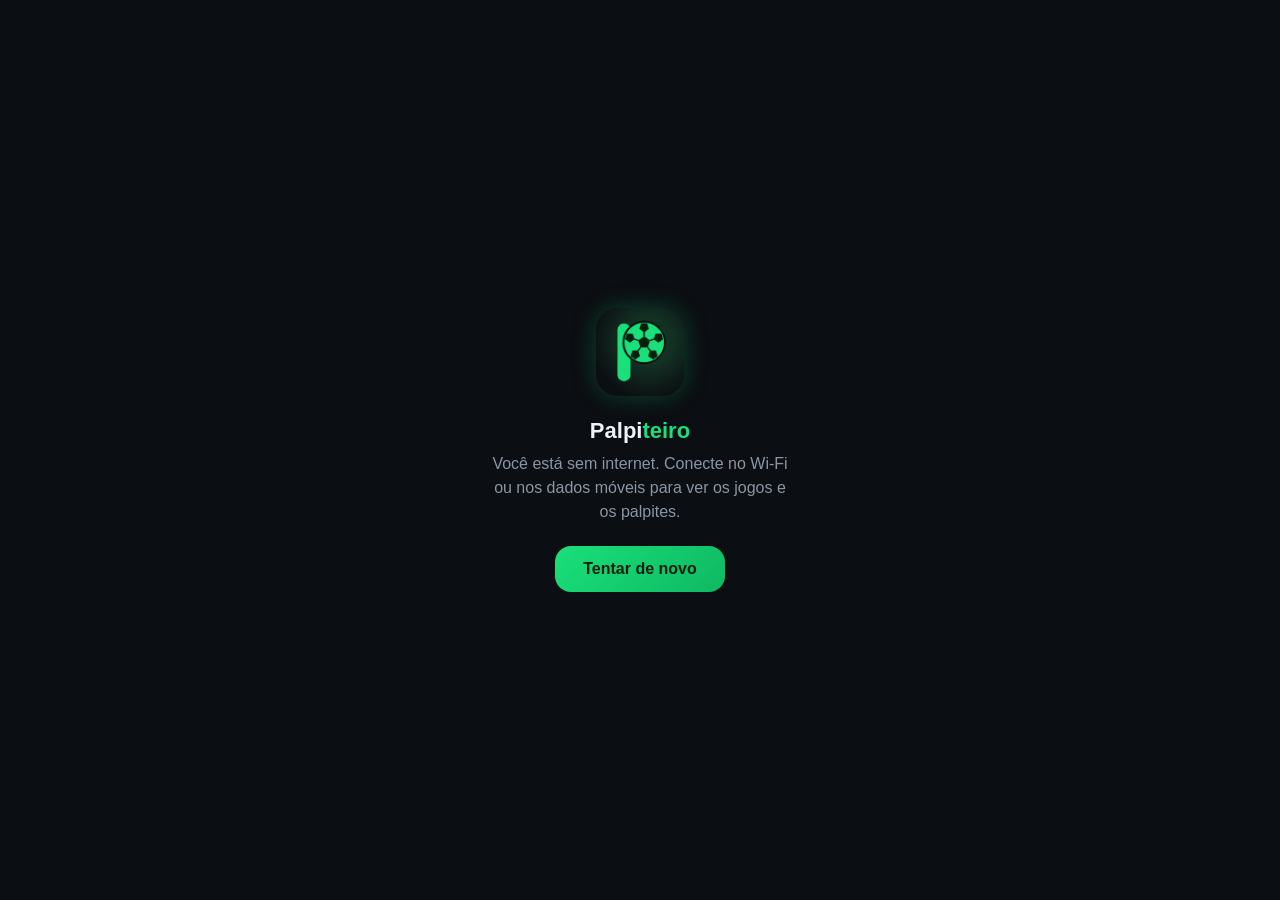
<file: ia/offline.html>
<!DOCTYPE html>
<html lang="pt-BR">
<head>
<meta charset="UTF-8">
<meta name="viewport" content="width=device-width, initial-scale=1, viewport-fit=cover">
<meta name="theme-color" content="#0b0e12">
<title>Palpiteiro · sem internet</title>
<style>
  *{box-sizing:border-box;margin:0;padding:0}
  body{background:#0b0e12;color:#eef2f6;font-family:-apple-system,BlinkMacSystemFont,"Segoe UI",Roboto,Arial,sans-serif;
       min-height:100vh;display:flex;align-items:center;justify-content:center;padding:24px;text-align:center}
  img{width:88px;height:88px;border-radius:22px;margin-bottom:18px;box-shadow:0 0 24px rgba(25,224,122,.25)}
  h1{font-size:22px;font-weight:800;margin-bottom:8px}
  h1 span{color:#19e07a}
  p{color:#8a96a3;line-height:1.5;max-width:300px;margin:0 auto 22px}
  button{font:inherit;font-weight:800;font-size:16px;border:0;border-radius:16px;padding:14px 28px;cursor:pointer;
         background:linear-gradient(135deg,#19e07a,#0fb862);color:#04210f}
</style>
</head>
<body>
<div>
  <img src="icon-192.png?v=3" alt="Palpiteiro">
  <h1>Palpi<span>teiro</span></h1>
  <p>Você está sem internet. Conecte no Wi-Fi ou nos dados móveis para ver os jogos e os palpites.</p>
  <button onclick="location.href='./'">Tentar de novo</button>
</div>
<script>addEventListener("online", () => location.href = "./");</script>
</body>
</html>
</file>
